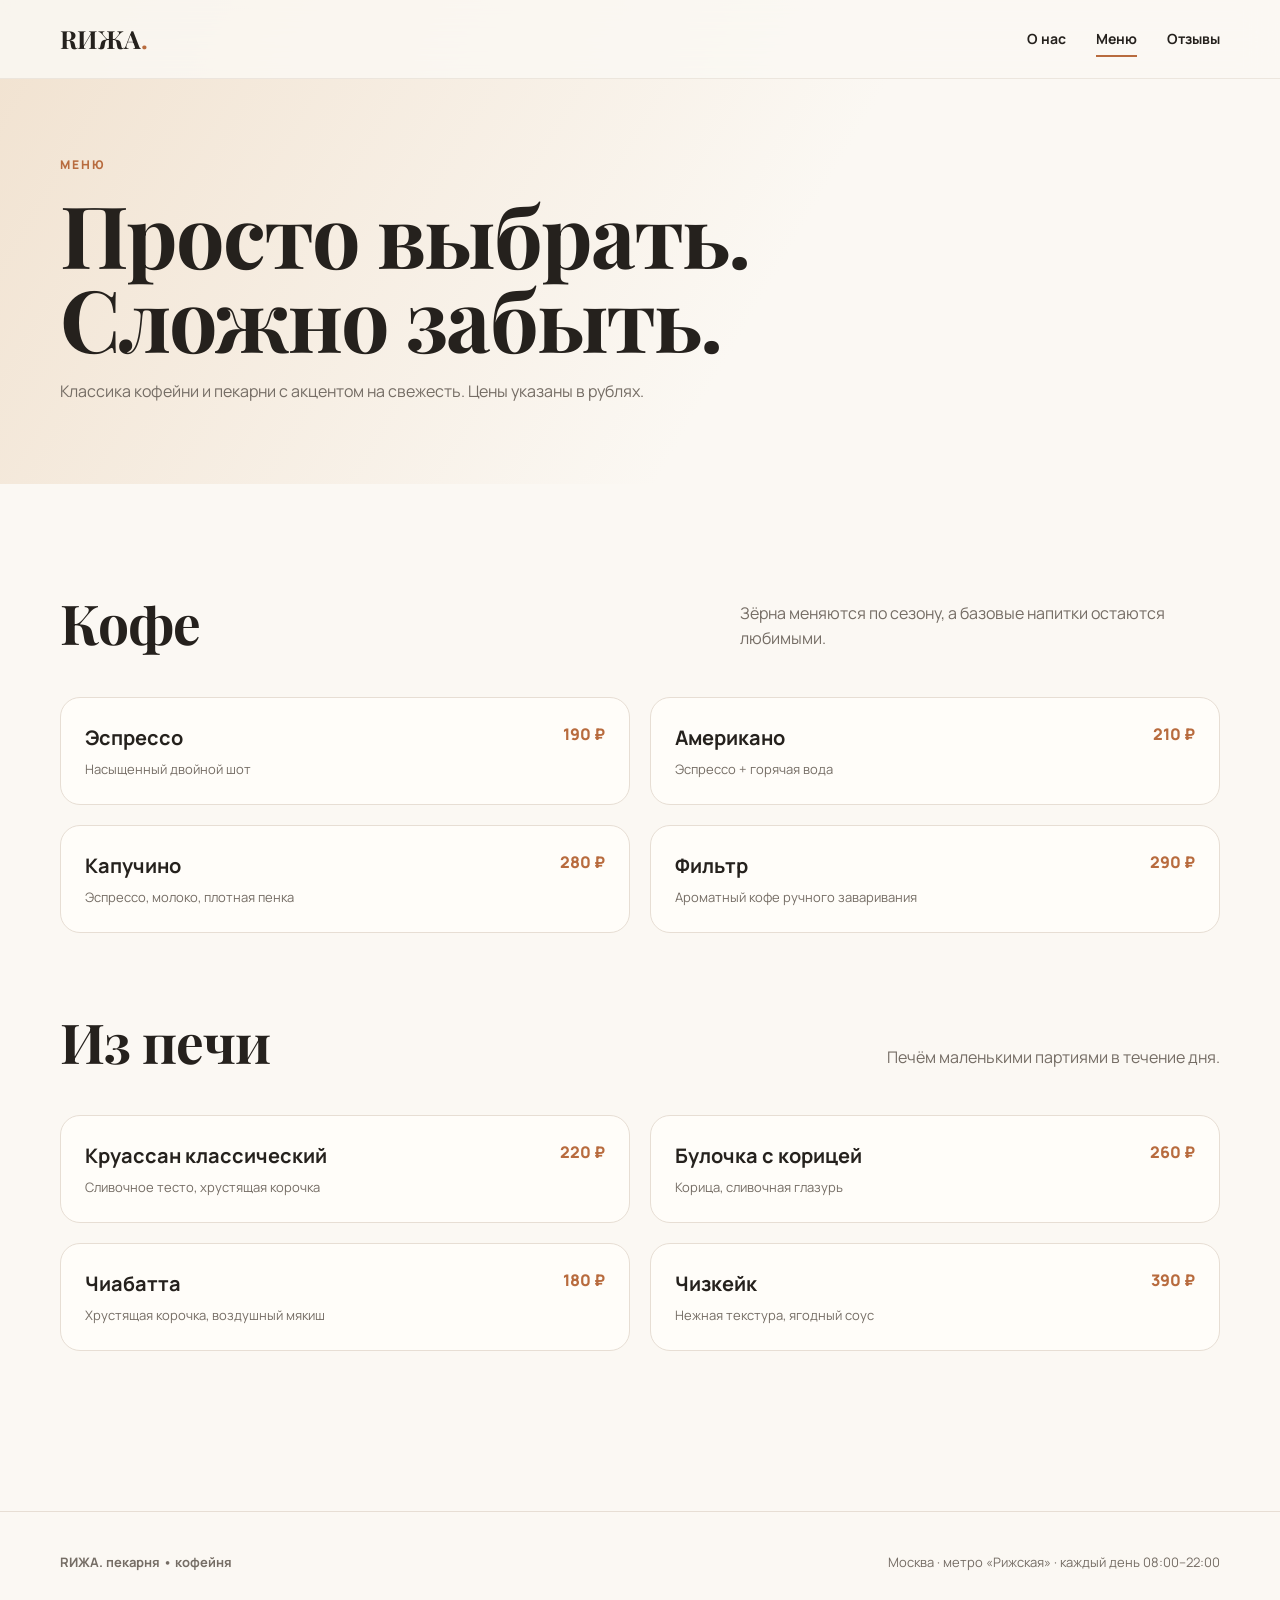
<file: menu.html>
<!doctype html>
<html lang="ru">
<head>
<meta charset="UTF-8"><meta name="viewport" content="width=device-width, initial-scale=1.0">
<title>Меню — RИЖА</title><link rel="stylesheet" href="style.css">
</head>
<body>
<header class="header"><div class="container nav">
<a class="logo" href="index.html">RИЖА<span>.</span></a>
<button class="menu-toggle" aria-label="Меню">☰</button>
<nav class="nav-links">
<a class="" href="index.html">О нас</a>
<a class="active" href="menu.html">Меню</a>
<a class="" href="reviews.html">Отзывы</a>
</nav></div></header>

<main>
<section class="page-hero"><div class="container reveal"><div class="eyebrow">Меню</div><h1>Просто выбрать.<br>Сложно забыть.</h1><p>Классика кофейни и пекарни с акцентом на свежесть. Цены указаны в рублях.</p></div></section>
<section class="section"><div class="container">
<div class="section-head reveal"><h2>Кофе</h2><p>Зёрна меняются по сезону, а базовые напитки остаются любимыми.</p></div>
<div class="menu-grid">
<div class="menu-item reveal"><div><h3>Эспрессо</h3><p>Насыщенный двойной шот</p></div><span class="menu-price">190 ₽</span></div>
<div class="menu-item reveal"><div><h3>Американо</h3><p>Эспрессо + горячая вода</p></div><span class="menu-price">210 ₽</span></div>
<div class="menu-item reveal"><div><h3>Капучино</h3><p>Эспрессо, молоко, плотная пенка</p></div><span class="menu-price">280 ₽</span></div>
<div class="menu-item reveal"><div><h3>Фильтр</h3><p>Ароматный кофе ручного заваривания</p></div><span class="menu-price">290 ₽</span></div>
</div>
<div class="section-head reveal" style="margin-top:80px"><h2>Из печи</h2><p>Печём маленькими партиями в течение дня.</p></div>
<div class="menu-grid">
<div class="menu-item reveal"><div><h3>Круассан классический</h3><p>Сливочное тесто, хрустящая корочка</p></div><span class="menu-price">220 ₽</span></div>
<div class="menu-item reveal"><div><h3>Булочка с корицей</h3><p>Корица, сливочная глазурь</p></div><span class="menu-price">260 ₽</span></div>
<div class="menu-item reveal"><div><h3>Чиабатта</h3><p>Хрустящая корочка, воздушный мякиш</p></div><span class="menu-price">180 ₽</span></div>
<div class="menu-item reveal"><div><h3>Чизкейк</h3><p>Нежная текстура, ягодный соус</p></div><span class="menu-price">390 ₽</span></div>
</div>
</div></section></main>
<footer class="footer"><div class="container footer-inner"><strong>RИЖА. пекарня • кофейня</strong><p>Москва · метро «Рижская» · каждый день 08:00–22:00</p></div></footer>
<script src="script.js"></script></body></html>
</file>
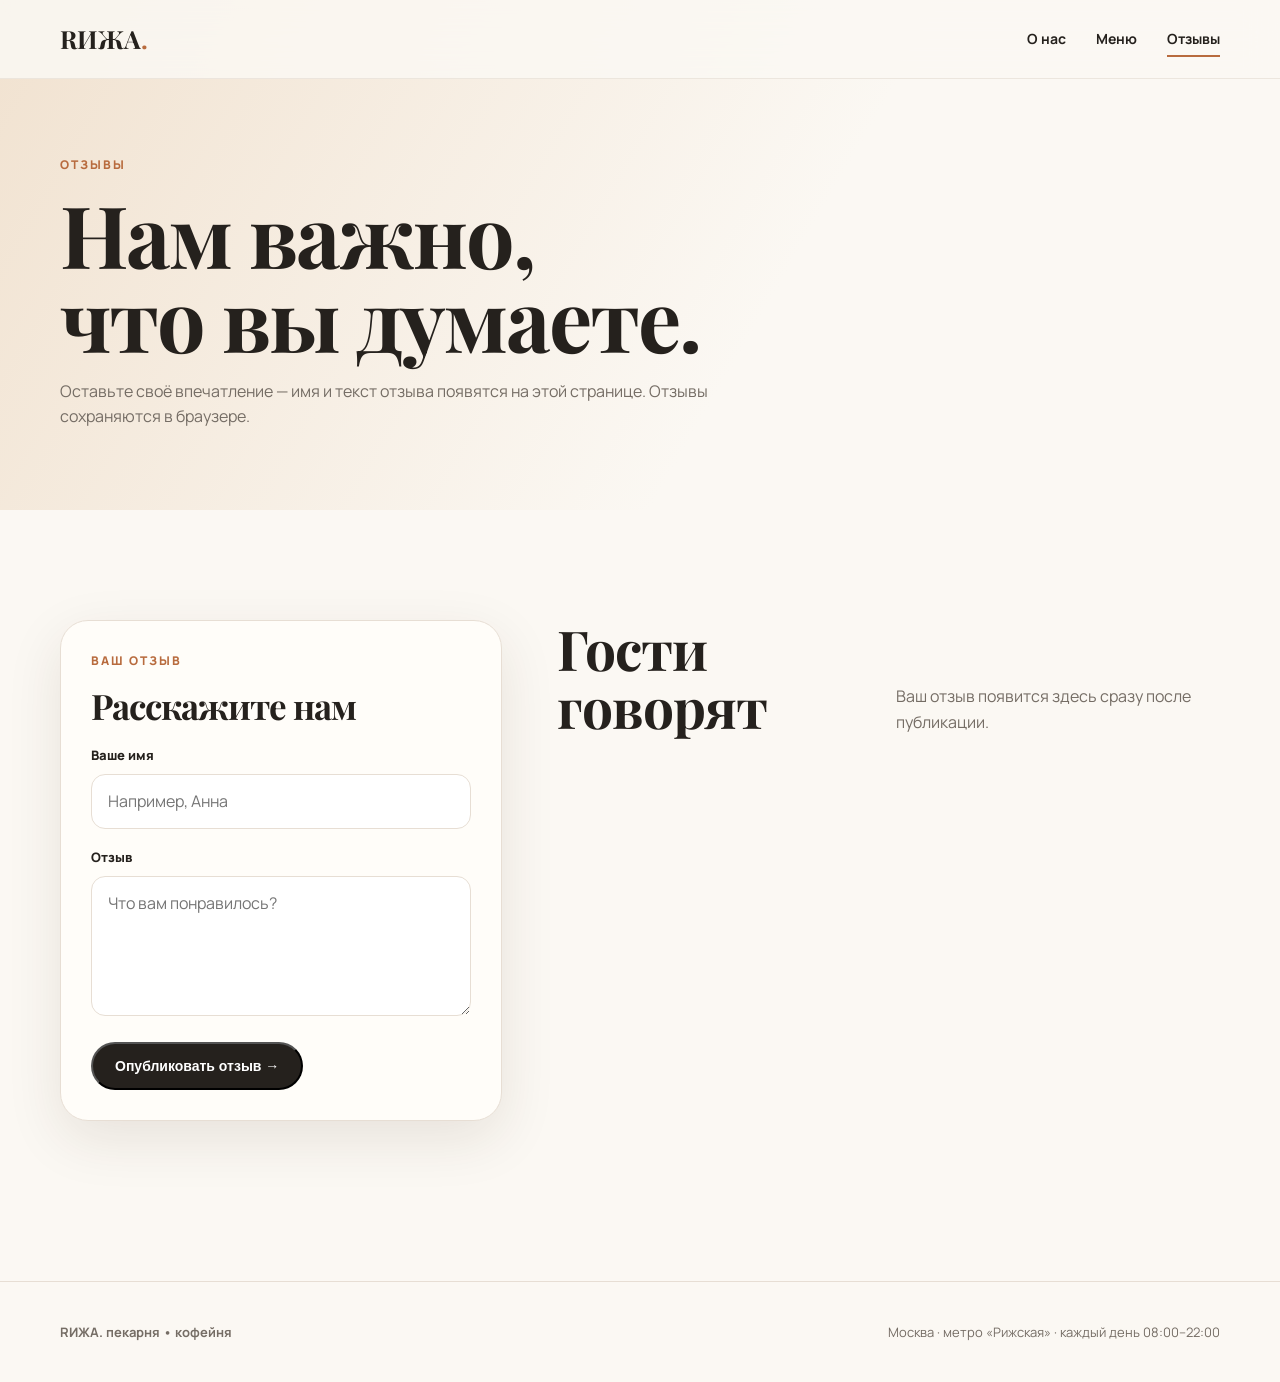
<file: reviews.html>
<!doctype html>
<html lang="ru">
<head>
<meta charset="UTF-8"><meta name="viewport" content="width=device-width, initial-scale=1.0">
<title>Отзывы — RИЖА</title><link rel="stylesheet" href="style.css">
</head>
<body>
<header class="header"><div class="container nav">
<a class="logo" href="index.html">RИЖА<span>.</span></a>
<button class="menu-toggle" aria-label="Меню">☰</button>
<nav class="nav-links">
<a class="" href="index.html">О нас</a>
<a class="" href="menu.html">Меню</a>
<a class="active" href="reviews.html">Отзывы</a>
</nav></div></header>

<main>
<section class="page-hero"><div class="container reveal"><div class="eyebrow">Отзывы</div><h1>Нам важно,<br>что вы думаете.</h1><p>Оставьте своё впечатление — имя и текст отзыва появятся на этой странице. Отзывы сохраняются в браузере.</p></div></section>
<section class="section"><div class="container review-layout">
<form class="form reveal" id="reviewForm"><div class="eyebrow">Ваш отзыв</div><h2 style="font-size:35px;margin-bottom:20px">Расскажите нам</h2>
<label for="name">Ваше имя</label><input id="name" name="name" required maxlength="60" placeholder="Например, Анна">
<label for="text">Отзыв</label><textarea id="text" name="text" required maxlength="700" placeholder="Что вам понравилось?"></textarea>
<button class="btn" type="submit">Опубликовать отзыв →</button></form>
<div><div class="section-head reveal"><h2>Гости говорят</h2><p>Ваш отзыв появится здесь сразу после публикации.</p></div>
<div class="reviews" id="reviewsList">
<article class="review reveal"><div class="review-top"><span class="review-name">Мария</span><span class="stars">★★★★★</span></div><p>Очень уютное место. Круассан и капучино — отличное начало дня.</p><small>12.09.2026</small></article>
<article class="review reveal"><div class="review-top"><span class="review-name">Илья</span><span class="stars">★★★★★</span></div><p>Зашёл случайно по дороге к метро. Теперь захожу специально.</p><small>05.09.2026</small></article>
</div></div>
</div></section></main><div class="toast" id="toast"></div>
<footer class="footer"><div class="container footer-inner"><strong>RИЖА. пекарня • кофейня</strong><p>Москва · метро «Рижская» · каждый день 08:00–22:00</p></div></footer>
<script src="script.js"></script></body></html>
</file>
<file: style.css>
@import url('https://fonts.googleapis.com/css2?family=Manrope:wght@400;500;600;700;800&family=Playfair+Display:wght@600;700&display=swap');

:root{
  --bg:#fbf8f3; --surface:#fffdf9; --text:#25211d; --muted:#756d65;
  --accent:#b86b3e; --accent-dark:#874727; --cream:#efe1cf;
  --line:#e7ded4; --shadow:0 18px 55px rgba(56,38,24,.10);
  --radius:24px;
}
*{box-sizing:border-box;margin:0;padding:0}
html{scroll-behavior:smooth}
body{font-family:Manrope,sans-serif;color:var(--text);background:var(--bg);line-height:1.6}
a{color:inherit;text-decoration:none}
img{display:block;width:100%;object-fit:cover}
.container{width:min(1160px,calc(100% - 40px));margin:auto}
.header{position:fixed;z-index:20;top:0;left:0;right:0;background:rgba(251,248,243,.84);backdrop-filter:blur(18px);border-bottom:1px solid rgba(231,222,212,.7)}
.nav{height:78px;display:flex;align-items:center;justify-content:space-between}
.logo{font-family:"Playfair Display",serif;font-size:25px;font-weight:700}
.logo span{color:var(--accent)}
.nav-links{display:flex;gap:30px;font-size:14px;font-weight:700}
.nav-links a{position:relative;padding:7px 0}
.nav-links a:after{content:"";position:absolute;left:0;bottom:0;width:0;height:2px;background:var(--accent);transition:.3s}
.nav-links a:hover:after,.nav-links a.active:after{width:100%}
.menu-toggle{display:none;border:0;background:none;font-size:25px;cursor:pointer}
.hero{min-height:92vh;padding-top:78px;display:grid;grid-template-columns:1.05fr .95fr;align-items:center;gap:55px}
.eyebrow{text-transform:uppercase;letter-spacing:2px;font-size:12px;font-weight:800;color:var(--accent);margin-bottom:18px}
h1{font:700 clamp(48px,7vw,86px)/.98 "Playfair Display",serif;letter-spacing:-2px}
h2{font:700 clamp(35px,5vw,55px)/1.05 "Playfair Display",serif;letter-spacing:-1px}
h3{font-size:20px}
.lead{color:var(--muted);font-size:17px;max-width:570px;margin:24px 0 30px}
.btn{display:inline-flex;align-items:center;gap:10px;background:var(--text);color:white;padding:14px 22px;border-radius:999px;font-weight:800;font-size:14px;transition:.3s}
.btn:hover{transform:translateY(-3px);background:var(--accent)}
.btn.light{background:var(--cream);color:var(--text)}
.hero-photo{height:600px;border-radius:150px 150px 26px 26px;overflow:hidden;box-shadow:var(--shadow);animation:float 6s ease-in-out infinite}
.hero-photo img{height:100%}
.hero-note{margin-top:20px;color:var(--muted);font-size:13px}
.section{padding:110px 0}
.section-head{display:flex;align-items:end;justify-content:space-between;gap:30px;margin-bottom:45px}
.section-head p{max-width:480px;color:var(--muted)}
.cards{display:grid;grid-template-columns:repeat(3,1fr);gap:22px}
.card{background:var(--surface);border:1px solid var(--line);border-radius:var(--radius);overflow:hidden;transition:.4s;box-shadow:0 5px 20px rgba(56,38,24,.03)}
.card:hover{transform:translateY(-8px);box-shadow:var(--shadow)}
.card-img{height:245px}
.card-body{padding:24px}
.price{color:var(--accent);font-weight:800;margin-top:9px}
.about-grid{display:grid;grid-template-columns:.9fr 1.1fr;gap:70px;align-items:center}
.about-img{height:620px;border-radius:28px;overflow:hidden}
.about-img img{height:100%}
.feature-list{display:grid;grid-template-columns:1fr 1fr;gap:18px;margin-top:35px}
.feature{padding:20px;background:var(--cream);border-radius:18px}
.feature strong{display:block;margin-bottom:5px}
.page-hero{padding:155px 0 80px;background:linear-gradient(120deg,#f1e2d0,#fbf8f3 60%)}
.page-hero p{max-width:650px;color:var(--muted);margin-top:18px}
.menu-grid{display:grid;grid-template-columns:repeat(2,1fr);gap:20px}
.menu-item{display:flex;justify-content:space-between;gap:20px;padding:24px;background:var(--surface);border:1px solid var(--line);border-radius:20px;transition:.3s}
.menu-item:hover{border-color:var(--accent);transform:translateX(4px)}
.menu-item p{color:var(--muted);font-size:13px;margin-top:5px}
.menu-price{font-weight:800;color:var(--accent);white-space:nowrap}
.review-layout{display:grid;grid-template-columns:.8fr 1.2fr;gap:55px}
.form{background:var(--surface);border:1px solid var(--line);padding:30px;border-radius:28px;box-shadow:var(--shadow);position:sticky;top:105px;height:max-content}
label{font-size:13px;font-weight:800;display:block;margin:0 0 8px}
input,textarea{width:100%;border:1px solid var(--line);background:#fff;padding:14px 16px;border-radius:14px;font:inherit;outline:none;margin-bottom:18px}
input:focus,textarea:focus{border-color:var(--accent);box-shadow:0 0 0 4px rgba(184,107,62,.10)}
textarea{min-height:140px;resize:vertical}
.reviews{display:grid;gap:16px}
.review{background:var(--surface);border:1px solid var(--line);padding:25px;border-radius:22px;animation:fadeUp .5s both}
.review-top{display:flex;justify-content:space-between;margin-bottom:10px}
.review-name{font-weight:800}.stars{color:var(--accent);letter-spacing:2px}
.review small{color:var(--muted)}
.footer{margin-top:50px;padding:40px 0;border-top:1px solid var(--line);color:var(--muted);font-size:13px}
.footer-inner{display:flex;justify-content:space-between;gap:20px}
.reveal{opacity:0;transform:translateY(24px);transition:opacity .7s,transform .7s}
.reveal.visible{opacity:1;transform:none}
.toast{position:fixed;right:22px;bottom:22px;background:var(--text);color:#fff;padding:14px 18px;border-radius:14px;opacity:0;transform:translateY(15px);transition:.3s;z-index:50}
.toast.show{opacity:1;transform:none}
@keyframes float{50%{transform:translateY(-10px)}}
@keyframes fadeUp{from{opacity:0;transform:translateY(12px)}to{opacity:1;transform:none}}
@media(max-width:800px){
 .container{width:min(100% - 28px,1160px)}
 .nav-links{display:none;position:absolute;top:78px;left:0;right:0;background:var(--bg);padding:20px;flex-direction:column;gap:10px;border-bottom:1px solid var(--line)}
 .nav-links.open{display:flex}.menu-toggle{display:block}
 .hero{grid-template-columns:1fr;padding-top:125px;min-height:auto}.hero-photo{height:430px;border-radius:100px 100px 20px 20px}
 .cards,.menu-grid,.review-layout,.about-grid{grid-template-columns:1fr}
 .section{padding:75px 0}.about-img{height:430px}.form{position:static}
 .section-head{display:block}.section-head p{margin-top:15px}.feature-list{grid-template-columns:1fr}
 .footer-inner{display:block}.footer-inner p{margin-top:10px}
}
</file>
